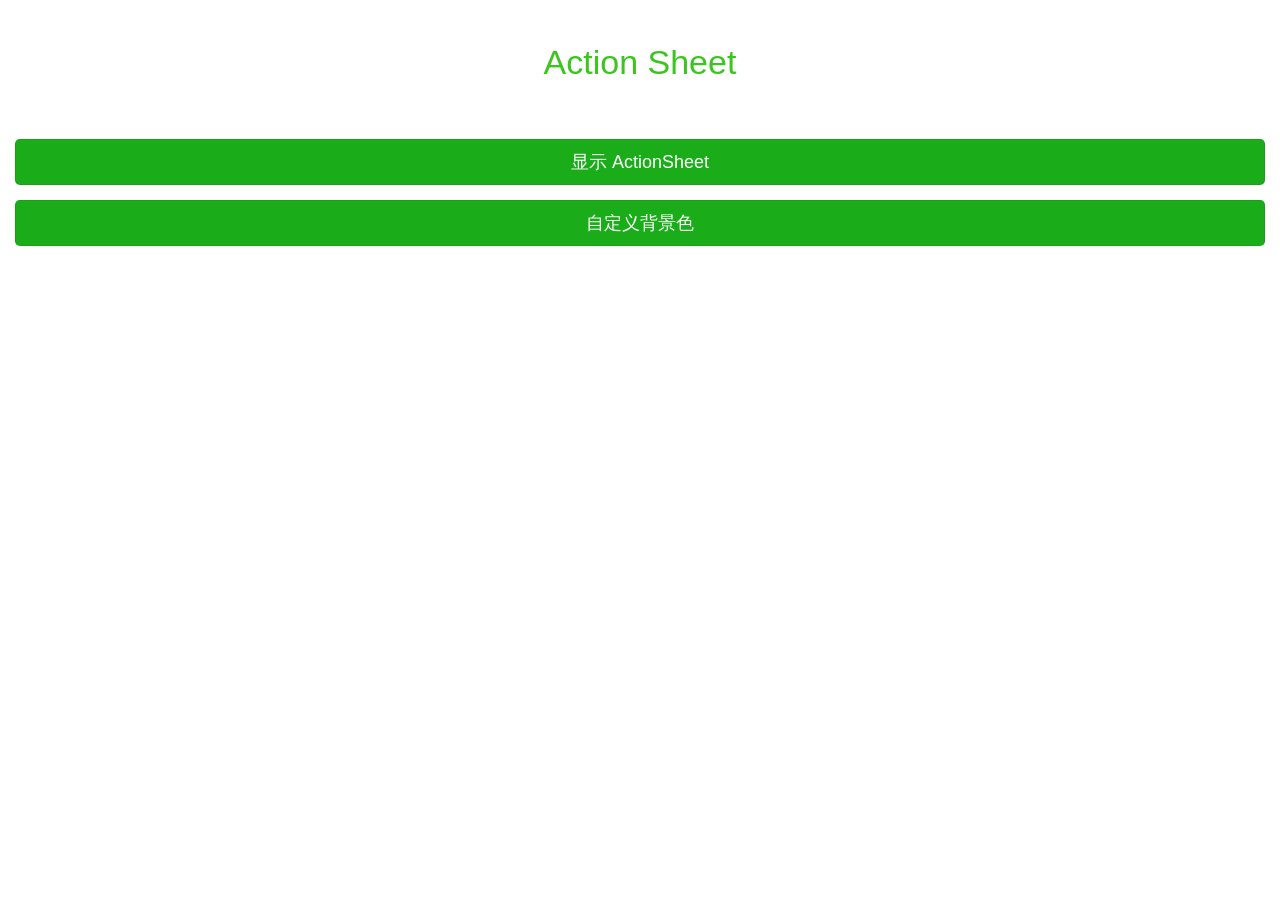
<file: src/main/webapp/test/weui/action-sheet.html>
<!DOCTYPE html>
<html>
  <head>
    <title>jQuery WeUI</title>
    <meta charset="utf-8">
<meta http-equiv="X-UA-Compatible" content="IE=edge">
<meta name="viewport" content="width=device-width, initial-scale=1, user-scalable=no">

<meta name="description" content="Write an awesome description for your new site here. You can edit this line in _config.yml. It will appear in your document head meta (for Google search results) and in your feed.xml site description.
">

<link rel="stylesheet" href="../lib/weui.min.css">
<link rel="stylesheet" href="../css/jquery-weui.css">
<link rel="stylesheet" href="css/demos.css">

  </head>

  <body ontouchstart>


    <header class='demos-header'>
      <h1 class="demos-title">Action Sheet</h1>
    </header>

    <div class='demos-content-padded'>
      <a href="javascript:;" id='show-actions' class="weui-btn weui-btn_primary">显示 ActionSheet</a>
      <a href="javascript:;" id='show-actions-bg' class="weui-btn weui-btn_primary">自定义背景色</a>
    </div>
    <script src="../lib/jquery-2.1.4.js"></script>
<script src="../lib/fastclick.js"></script>
<script>
  $(function() {
    FastClick.attach(document.body);
  });
</script>
<script src="../js/jquery-weui.js"></script>

    <script>
      $(document).on("click", "#show-actions", function() {
        $.actions({
          title: "选择操作",
          onClose: function() {
            console.log("close");
          },
          actions: [
            {
              text: "发布",
              className: "color-primary",
              onClick: function() {
                $.alert("发布成功");
              }
            },
            {
              text: "编辑",
              className: "color-warning",
              onClick: function() {
                $.alert("你选择了“编辑”");
              }
            },
            {
              text: "删除",
              className: 'color-danger',
              onClick: function() {
                $.alert("你选择了“删除”");
              }
            }
          ]
        });
      });

      $(document).on("click", "#show-actions-bg", function() {
        $.actions({
          actions: [
            {
              text: "发布",
              className: "bg-primary",
            },
            {
              text: "编辑",
              className: "bg-warning",
            },
            {
              text: "删除",
              className: 'bg-danger',
            }
          ]
        });
      });
    </script>
  </body>
</html>
</file>
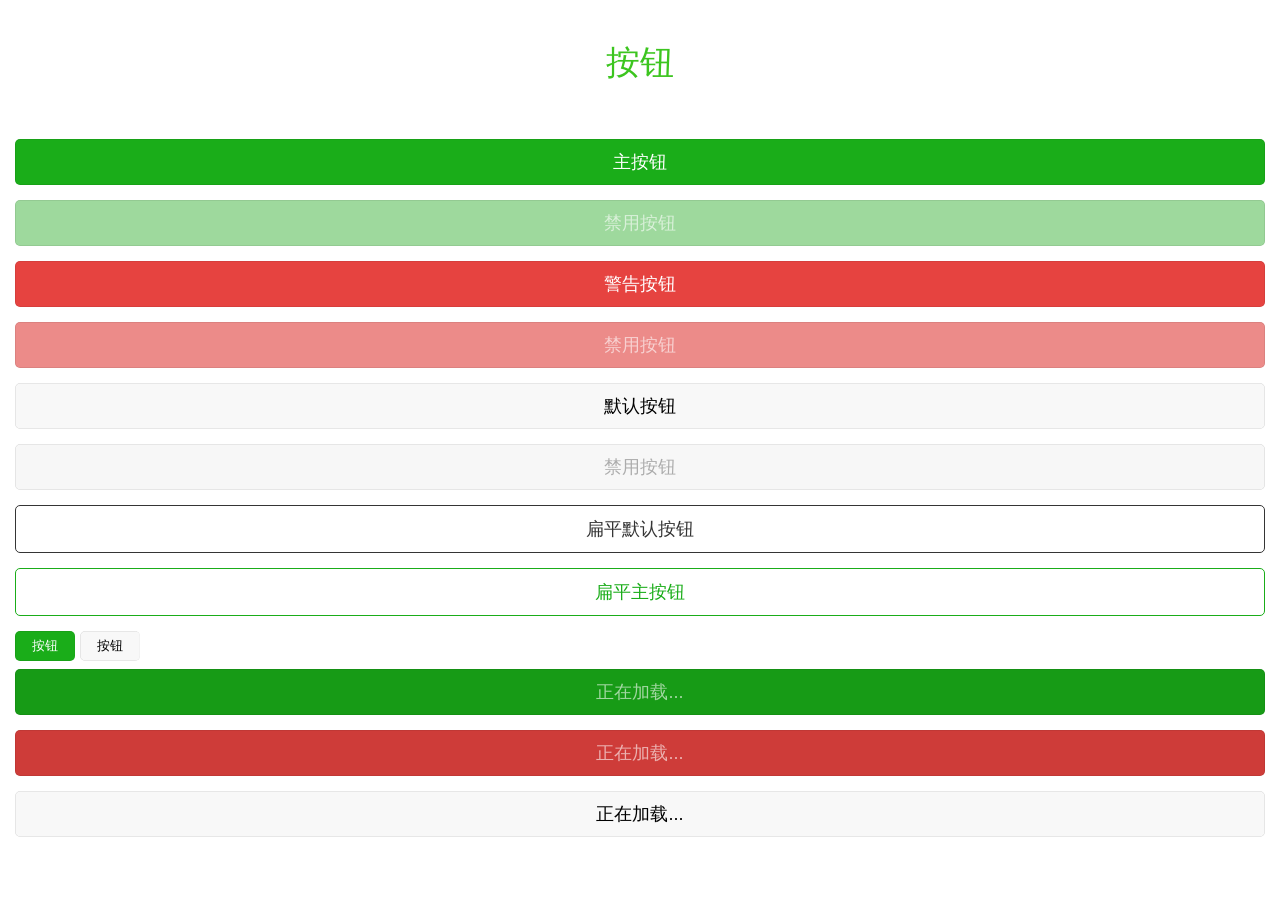
<file: src/main/webapp/test/weui/buttons.html>
<!DOCTYPE html>
<html>
  <head>
    <title>jQuery WeUI</title>
    <meta charset="utf-8">
<meta http-equiv="X-UA-Compatible" content="IE=edge">
<meta name="viewport" content="width=device-width, initial-scale=1, user-scalable=no">

<meta name="description" content="Write an awesome description for your new site here. You can edit this line in _config.yml. It will appear in your document head meta (for Google search results) and in your feed.xml site description.
">

<link rel="stylesheet" href="../lib/weui.min.css">
<link rel="stylesheet" href="../css/jquery-weui.css">
<link rel="stylesheet" href="css/demos.css">

  </head>

  <body ontouchstart>


    <header class='demos-header'>
      <h1 class="demos-title">按钮</h1>
    </header>

    <div class='demos-content-padded'>
      <a href="javascript:;" class="weui-btn weui-btn_primary">主按钮</a>
      <a href="javascript:;" class="weui-btn weui-btn_disabled weui-btn_primary">禁用按钮</a>
      <a href="javascript:;" class="weui-btn weui-btn_warn">警告按钮</a>
      <a href="javascript:;" class="weui-btn weui-btn_disabled weui-btn_warn">禁用按钮</a>
      <a href="javascript:;" class="weui-btn weui-btn_default">默认按钮</a>
      <a href="javascript:;" class="weui-btn weui-btn_disabled weui-btn_default">禁用按钮</a>
      <a href="javascript:;" class="weui-btn weui-btn_plain-default">扁平默认按钮</a>
      <a href="javascript:;" class="weui-btn weui-btn_plain-primary">扁平主按钮</a>

      <div class="button_sp_area">
        <a href="javascript:;" class="weui-btn weui-btn_mini weui-btn_primary">按钮</a>
        <a href="javascript:;" class="weui-btn weui-btn_mini weui-btn_default">按钮</a>
      </div>

      <p>
        <a href="javascript:;" class="weui-btn weui-btn_primary weui-btn_loading">正在加载...</a>
        <a href="javascript:;" class="weui-btn weui-btn_warn weui-btn_loading">正在加载...</a>
        <a href="javascript:;" class="weui-btn weui-btn_default weui-btn_loading">正在加载...</a>
      </p>
    </div>
    <script src="../lib/jquery-2.1.4.js"></script>
<script src="../lib/fastclick.js"></script>
<script>
  $(function() {
    FastClick.attach(document.body);
  });
</script>
<script src="../js/jquery-weui.js"></script>

  </body>
</html>
</file>
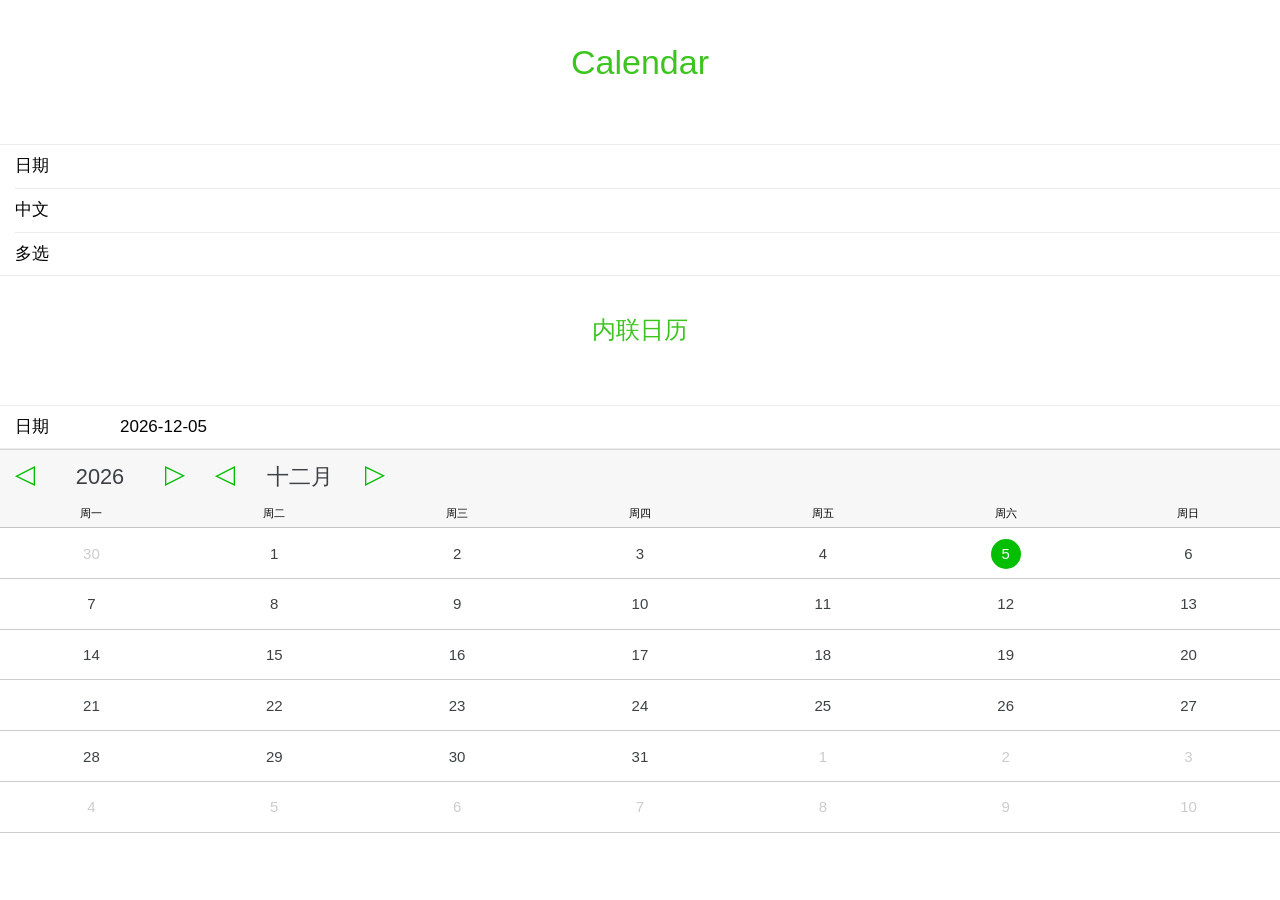
<file: src/main/webapp/test/weui/calendar.html>
<!DOCTYPE html>
<html>
  <head>
    <title>jQuery WeUI</title>
    <meta charset="utf-8">
<meta http-equiv="X-UA-Compatible" content="IE=edge">
<meta name="viewport" content="width=device-width, initial-scale=1, user-scalable=no">

<meta name="description" content="Write an awesome description for your new site here. You can edit this line in _config.yml. It will appear in your document head meta (for Google search results) and in your feed.xml site description.
">

<link rel="stylesheet" href="../lib/weui.min.css">
<link rel="stylesheet" href="../css/jquery-weui.css">
<link rel="stylesheet" href="css/demos.css">

  </head>

  <body ontouchstart>


    <header class='demos-header'>
      <h1 class="demos-title">Calendar</h1>
    </header>

    
    <div class="weui-cells weui-cells_form">
      <div class="weui-cell">
        <div class="weui-cell__hd"><label for="date" class="weui-label">日期</label></div>
        <div class="weui-cell__bd">
          <input class="weui-input" id="date" type="text">
        </div>
      </div>
      <div class="weui-cell">
        <div class="weui-cell__hd"><label for="date2" class="weui-label">中文</label></div>
        <div class="weui-cell__bd">
          <input class="weui-input" id="date2" type="text" value="">
        </div>
      </div>
      <div class="weui-cell">
        <div class="weui-cell__hd"><label for="date-multiple" class="weui-label">多选</label></div>
        <div class="weui-cell__bd">
          <input class="weui-input" id="date-multiple" type="text" value="">
        </div>
      </div>
    </div>

    <div class="demos-header">
      <h2 class="demos-second-title">内联日历</h2>
    </div>

    <div class="weui-cells weui-cells_form">
      <div class="weui-cell">
        <div class="weui-cell__hd"><label for="date3" class="weui-label">日期</label></div>
        <div class="weui-cell__bd">
          <input class="weui-input" id="date3" type="text">
        </div>
      </div>
    </div>
    <div id="inline-calendar"></div>
    <script src="../lib/jquery-2.1.4.js"></script>
<script src="../lib/fastclick.js"></script>
<script>
  $(function() {
    FastClick.attach(document.body);
  });
</script>
<script src="../js/jquery-weui.js"></script>


    <script>
      $("#date").calendar({
        onChange: function (p, values, displayValues) {
          console.log(values, displayValues);
        }
      });
      $("#date2").calendar({
        value: ['2016-12-12'],
        dateFormat: 'yyyy年mm月dd日'  // 自定义格式的时候，不能通过 input 的value属性赋值 '2016年12月12日' 来定义初始值，这样会导致无法解析初始值而报错。只能通过js中设置 value 的形式来赋值，并且需要按标准形式赋值（yyyy-mm-dd 或者时间戳)
      });
      $("#date-multiple").calendar({
        multiple: true,
        onChange: function (p, values, displayValues) {
          console.log(values, displayValues);
        }
      });
      $("#date3").calendar({
        container: "#inline-calendar"
      });
    </script>
  </body>
</html>
</file>
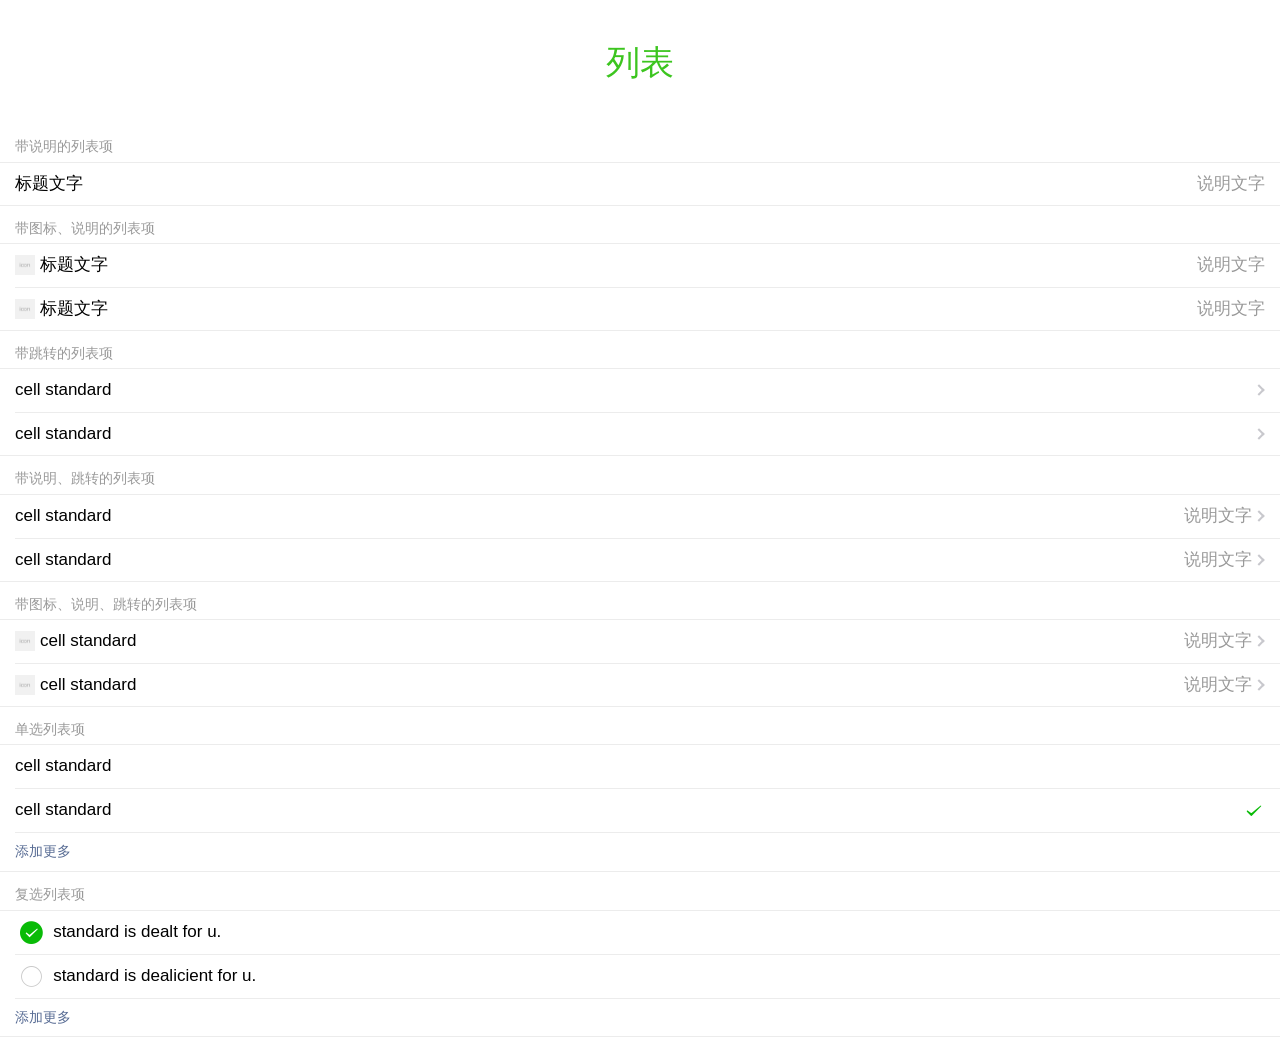
<file: src/main/webapp/test/weui/cell.html>
<!DOCTYPE html>
<html>
  <head>
    <title>jQuery WeUI</title>
    <meta charset="utf-8">
<meta http-equiv="X-UA-Compatible" content="IE=edge">
<meta name="viewport" content="width=device-width, initial-scale=1, user-scalable=no">

<meta name="description" content="Write an awesome description for your new site here. You can edit this line in _config.yml. It will appear in your document head meta (for Google search results) and in your feed.xml site description.
">

<link rel="stylesheet" href="../lib/weui.min.css">
<link rel="stylesheet" href="../css/jquery-weui.css">
<link rel="stylesheet" href="css/demos.css">

  </head>

  <body ontouchstart>


    <header class='demos-header'>
      <h1 class="demos-title">列表</h1>
    </header>

    <div class="bd">
      <div class="page__bd">
        <div class="weui-cells__title">带说明的列表项</div>
        <div class="weui-cells">
          <div class="weui-cell">
            <div class="weui-cell__bd">
              <p>标题文字</p>
            </div>
            <div class="weui-cell__ft">说明文字</div>
          </div>
        </div>
        <div class="weui-cells__title">带图标、说明的列表项</div>
        <div class="weui-cells">
          <div class="weui-cell">
            <div class="weui-cell__hd"><img src="[data-uri]" alt="" style="width:20px;margin-right:5px;display:block"></div>
            <div class="weui-cell__bd">
              <p>标题文字</p>
            </div>
            <div class="weui-cell__ft">说明文字</div>
          </div>
          <div class="weui-cell">
            <div class="weui-cell__hd"><img src="[data-uri]" alt="" style="width:20px;margin-right:5px;display:block"></div>
            <div class="weui-cell__bd">
              <p>标题文字</p>
            </div>
            <div class="weui-cell__ft">说明文字</div>
          </div>
        </div>

        <div class="weui-cells__title">带跳转的列表项</div>
        <div class="weui-cells">
          <a class="weui-cell weui-cell_access" href="javascript:;">
            <div class="weui-cell__bd">
              <p>cell standard</p>
            </div>
            <div class="weui-cell__ft">
            </div>
          </a>
          <a class="weui-cell weui-cell_access" href="javascript:;">
            <div class="weui-cell__bd">
              <p>cell standard</p>
            </div>
            <div class="weui-cell__ft">
            </div>
          </a>
        </div>

        <div class="weui-cells__title">带说明、跳转的列表项</div>
        <div class="weui-cells">
          <a class="weui-cell weui-cell_access" href="javascript:;">
            <div class="weui-cell__bd">
              <p>cell standard</p>
            </div>
            <div class="weui-cell__ft">说明文字</div>
          </a>
          <a class="weui-cell weui-cell_access" href="javascript:;">
            <div class="weui-cell__bd">
              <p>cell standard</p>
            </div>
            <div class="weui-cell__ft">说明文字</div>
          </a>

        </div>

        <div class="weui-cells__title">带图标、说明、跳转的列表项</div>
        <div class="weui-cells">

          <a class="weui-cell weui-cell_access" href="javascript:;">
            <div class="weui-cell__hd"><img src="[data-uri]" alt="" style="width:20px;margin-right:5px;display:block"></div>
            <div class="weui-cell__bd">
              <p>cell standard</p>
            </div>
            <div class="weui-cell__ft">说明文字</div>
          </a>
          <a class="weui-cell weui-cell_access" href="javascript:;">
            <div class="weui-cell__hd"><img src="[data-uri]" alt="" style="width:20px;margin-right:5px;display:block"></div>
            <div class="weui-cell__bd">
              <p>cell standard</p>
            </div>
            <div class="weui-cell__ft">说明文字</div>
          </a>
        </div>
      </div>

      <div class="weui-cells__title">单选列表项</div>
      <div class="weui-cells weui-cells_radio">
        <label class="weui-cell weui-check__label" for="x11">
          <div class="weui-cell__bd">
            <p>cell standard</p>
          </div>
          <div class="weui-cell__ft">
            <input type="radio" class="weui-check" name="radio1" id="x11">
            <span class="weui-icon-checked"></span>
          </div>
        </label>
        <label class="weui-cell weui-check__label" for="x12">

          <div class="weui-cell__bd">
            <p>cell standard</p>
          </div>
          <div class="weui-cell__ft">
            <input type="radio" name="radio1" class="weui-check" id="x12" checked="checked">
            <span class="weui-icon-checked"></span>
          </div>
        </label>
        <a href="javascript:void(0);" class="weui-cell weui-cell_link">
          <div class="weui-cell__bd">添加更多</div>
        </a>
      </div>
      <div class="weui-cells__title">复选列表项</div>
      <div class="weui-cells weui-cells_checkbox">
        <label class="weui-cell weui-check__label" for="s11">
          <div class="weui-cell__hd">
            <input type="checkbox" class="weui-check" name="checkbox1" id="s11" checked="checked">
            <i class="weui-icon-checked"></i>
          </div>
          <div class="weui-cell__bd">
            <p>standard is dealt for u.</p>
          </div>
        </label>
        <label class="weui-cell weui-check__label" for="s12">
          <div class="weui-cell__hd">
            <input type="checkbox" name="checkbox1" class="weui-check" id="s12">
            <i class="weui-icon-checked"></i>
          </div>
          <div class="weui-cell__bd">
            <p>standard is dealicient for u.</p>
          </div>
        </label>
        <a href="javascript:void(0);" class="weui-cell weui-cell_link">
          <div class="weui-cell__bd">添加更多</div>
        </a>
      </div>
    </div>
    <script src="../lib/jquery-2.1.4.js"></script>
<script src="../lib/fastclick.js"></script>
<script>
  $(function() {
    FastClick.attach(document.body);
  });
</script>
<script src="../js/jquery-weui.js"></script>

  </body>
</html>
</file>
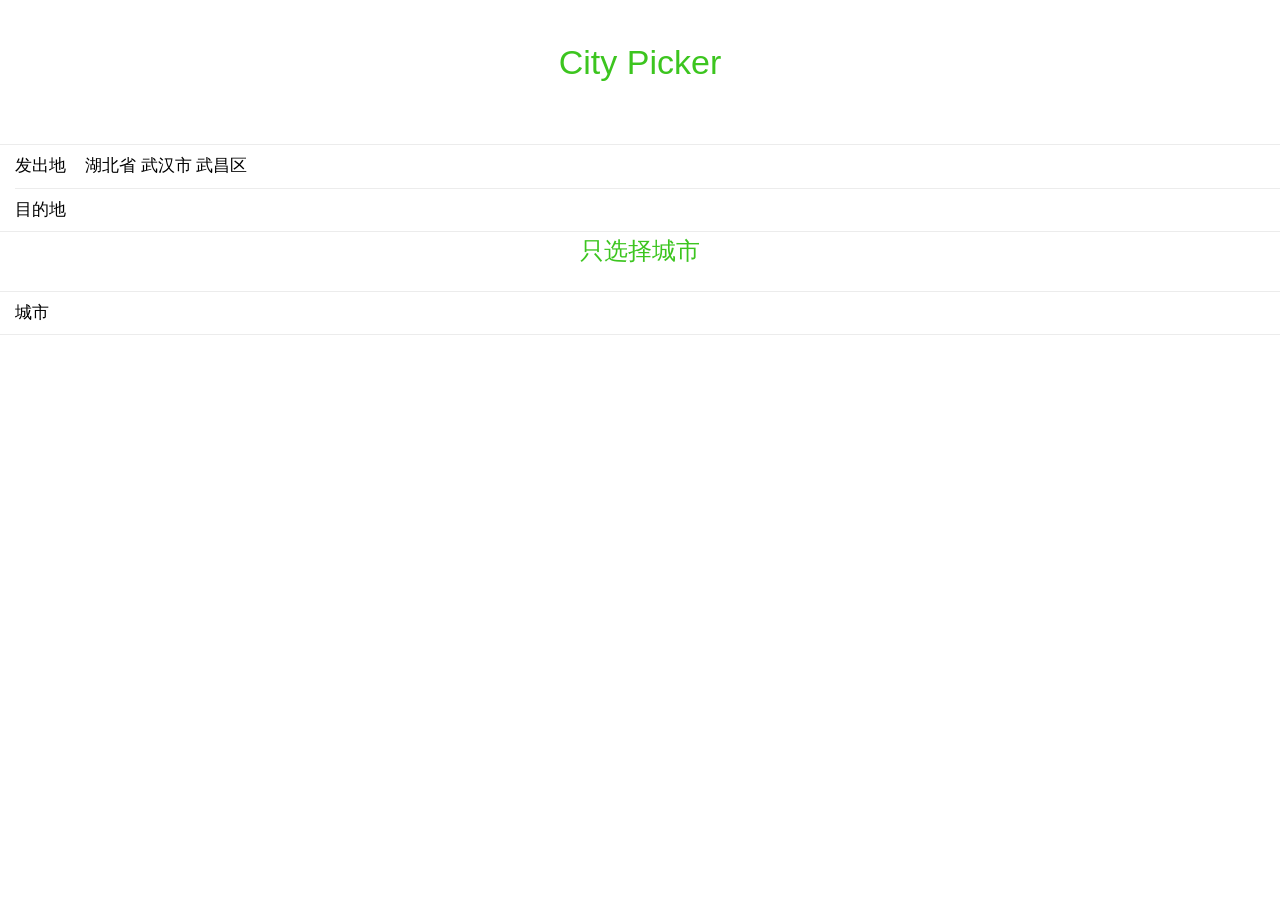
<file: src/main/webapp/test/weui/city-picker.html>
<!DOCTYPE html>
<html>
  <head>
    <title>jQuery WeUI</title>
    <meta charset="utf-8">
<meta http-equiv="X-UA-Compatible" content="IE=edge">
<meta name="viewport" content="width=device-width, initial-scale=1, user-scalable=no">

<meta name="description" content="Write an awesome description for your new site here. You can edit this line in _config.yml. It will appear in your document head meta (for Google search results) and in your feed.xml site description.
">

<link rel="stylesheet" href="../lib/weui.min.css">
<link rel="stylesheet" href="../css/jquery-weui.css">
<link rel="stylesheet" href="css/demos.css">

    <style>
      .weui-label {
        width: 70px;
      }
    </style>
  </head>

  <body ontouchstart>


    <header class='demos-header'>
      <h1 class="demos-title">City Picker</h1>
    </header>

    
    <div class="weui-cells weui-cells_form">
      <div class="weui-cell">
        <div class="weui-cell__hd"><label for="name" class="weui-label">发出地</label></div>
        <div class="weui-cell__bd">
          <input class="weui-input" id="start" type="text" value="湖北省 武汉市 武昌区">
        </div>
      </div>
      <div class="weui-cell">
        <div class="weui-cell__hd"><label for="date" class="weui-label">目的地</label></div>
        <div class="weui-cell__bd">
          <input class="weui-input" id="end" type="text" value="">
        </div>
      </div>
    </div>

    <h2 class="demos-second-title">只选择城市</h2>
    <div class="weui-cells weui-cells_form">
      <div class="weui-cell">
        <div class="weui-cell__hd"><label for="home-city" class="weui-label">城市</label></div>
        <div class="weui-cell__bd">
          <input class="weui-input" id="home-city" type="text">
        </div>
      </div>
    </div>
    <script src="../lib/jquery-2.1.4.js"></script>
<script src="../lib/fastclick.js"></script>
<script>
  $(function() {
    FastClick.attach(document.body);
  });
</script>
<script src="../js/jquery-weui.js"></script>

    <script src="../js/city-picker.js"></script>

    <script>
      $("#start").cityPicker({
        title: "选择出发地",
        onChange: function (picker, values, displayValues) {
          console.log(values, displayValues);
        }
      });
      $("#end").cityPicker({
        title: "选择目的地"
      });
      $("#home-city").cityPicker({
        title: "选择目的地",
        showDistrict: false,
        onChange: function (picker, values, displayValues) {
          console.log(values, displayValues);
        }
      });
    </script>
  </body>
</html>
</file>
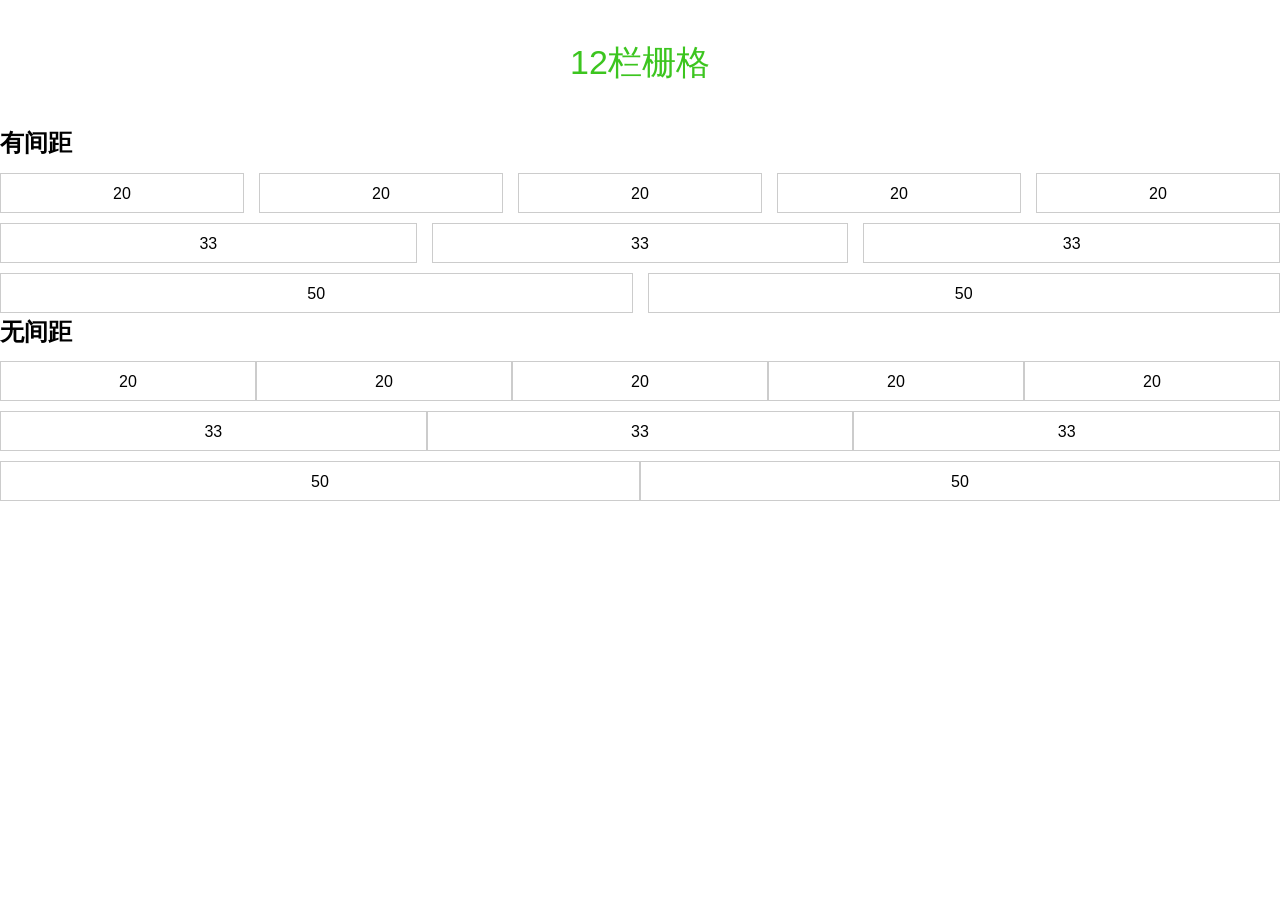
<file: src/main/webapp/test/weui/cols.html>
<!DOCTYPE html>
<html>
  <head>
    <title>jQuery WeUI</title>
    <meta charset="utf-8">
<meta http-equiv="X-UA-Compatible" content="IE=edge">
<meta name="viewport" content="width=device-width, initial-scale=1, user-scalable=no">

<meta name="description" content="Write an awesome description for your new site here. You can edit this line in _config.yml. It will appear in your document head meta (for Google search results) and in your feed.xml site description.
">

<link rel="stylesheet" href="../lib/weui.min.css">
<link rel="stylesheet" href="../css/jquery-weui.css">
<link rel="stylesheet" href="css/demos.css">

  </head>

  <body ontouchstart>


    <header class='demos-header'>
      <h1 class="demos-title">12栏栅格</h1>
    </header>

    <style>
      .weui-row {
        margin-top: 10px;
      }
      [class*="weui-col-"] {
        border: 1px solid #ccc;
        height: 40px;
        line-height: 40px;
        text-align: center;
      }

    </style>

    <h2 class='doc-head'>有间距</h2>

    <div class="weui-row">
      <div class="weui-col-20">20</div>
      <div class="weui-col-20">20</div>
      <div class="weui-col-20">20</div>
      <div class="weui-col-20">20</div>
      <div class="weui-col-20">20</div>
    </div>

    <div class="weui-row">
      <div class="weui-col-33">33</div>
      <div class="weui-col-33">33</div>
      <div class="weui-col-33">33</div>
    </div>

    <div class="weui-row">
      <div class="weui-col-50">50</div>
      <div class="weui-col-50">50</div>
    </div>


    <h2 class='doc-head'>无间距</h2>

    <div class="weui-row weui-no-gutter">
      <div class="weui-col-20">20</div>
      <div class="weui-col-20">20</div>
      <div class="weui-col-20">20</div>
      <div class="weui-col-20">20</div>
      <div class="weui-col-20">20</div>
    </div>

    <div class="weui-row weui-no-gutter">
      <div class="weui-col-33">33</div>
      <div class="weui-col-33">33</div>
      <div class="weui-col-33">33</div>
    </div>

    <div class="weui-row weui-no-gutter">
      <div class="weui-col-50">50</div>
      <div class="weui-col-50">50</div>
    </div>

    <script src="../lib/jquery-2.1.4.js"></script>
<script src="../lib/fastclick.js"></script>
<script>
  $(function() {
    FastClick.attach(document.body);
  });
</script>
<script src="../js/jquery-weui.js"></script>

  </body>
</html>
</file>
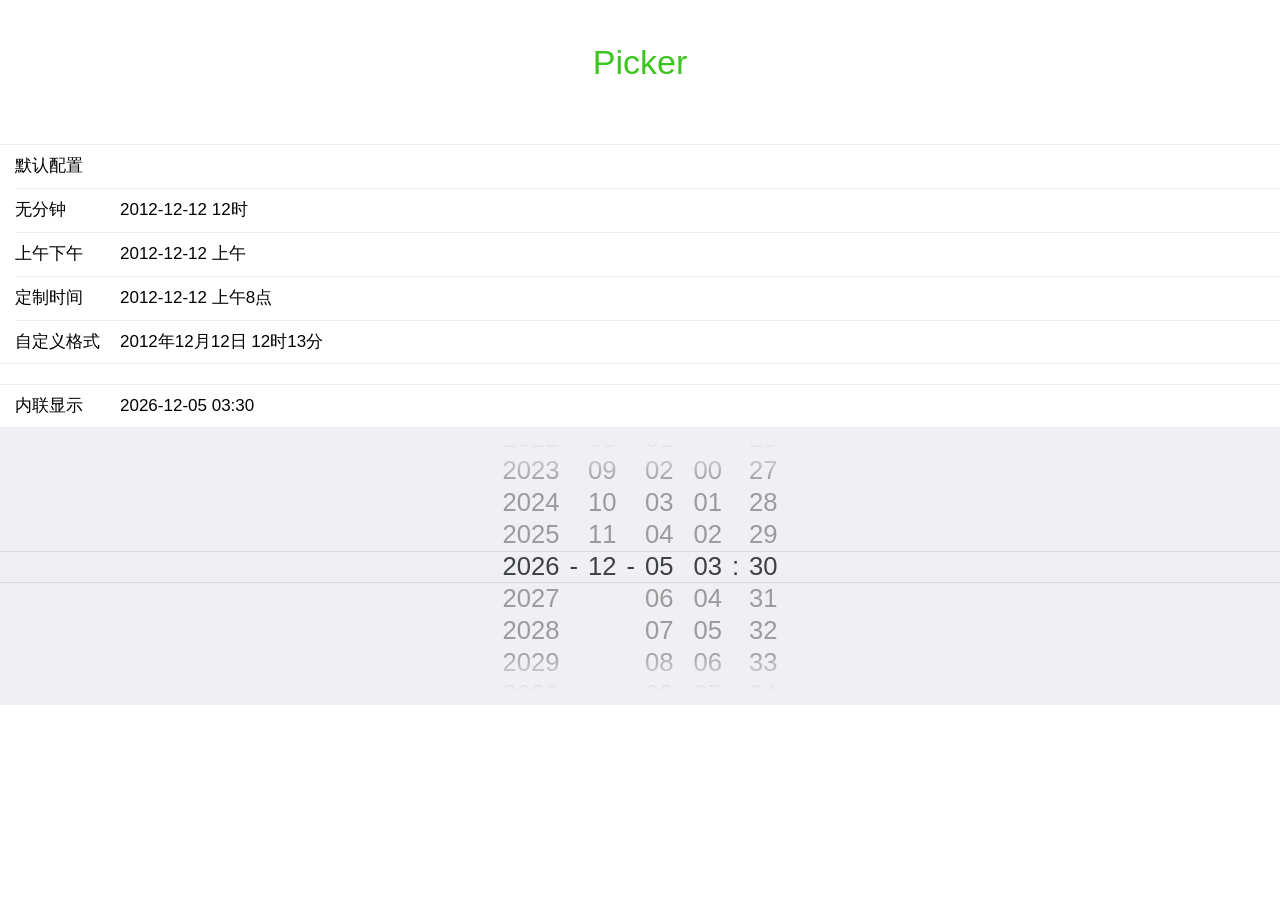
<file: src/main/webapp/test/weui/datetime-picker.html>
<!DOCTYPE html>
<html>
  <head>
    <title>jQuery WeUI</title>
    <meta charset="utf-8">
<meta http-equiv="X-UA-Compatible" content="IE=edge">
<meta name="viewport" content="width=device-width, initial-scale=1, user-scalable=no">

<meta name="description" content="Write an awesome description for your new site here. You can edit this line in _config.yml. It will appear in your document head meta (for Google search results) and in your feed.xml site description.
">

<link rel="stylesheet" href="../lib/weui.min.css">
<link rel="stylesheet" href="../css/jquery-weui.css">
<link rel="stylesheet" href="css/demos.css">

  </head>

  <body ontouchstart>
    <header class='demos-header'>
      <h1 class="demos-title">Picker</h1>
    </header>

    <div class="weui-cells weui-cells_form">
      <div class="weui-cell">
        <div class="weui-cell__hd"><label for="time" class="weui-label">默认配置</label></div>
        <div class="weui-cell__bd">
          <input class="weui-input" id="time" type="text" value="">
        </div>
      </div>
      <div class="weui-cell">
        <div class="weui-cell__hd"><label for="time2" class="weui-label">无分钟</label></div>
        <div class="weui-cell__bd">
          <input class="weui-input" id="time2" type="text" value="2012-12-12 12时">
        </div>
      </div>
      <div class="weui-cell">
        <div class="weui-cell__hd"><label for="time3" class="weui-label">上午下午</label></div>
        <div class="weui-cell__bd">
          <input class="weui-input" id="time3" type="text">
        </div>
      </div>
      <div class="weui-cell">
        <div class="weui-cell__hd"><label for="time4" class="weui-label">定制时间</label></div>
        <div class="weui-cell__bd">
          <input class="weui-input" id="time4" type="text" value="2012-12-12 上午8点">
        </div>
      </div>
      <div class="weui-cell">
        <div class="weui-cell__hd"><label for="time-format" class="weui-label">自定义格式</label></div>
        <div class="weui-cell__bd">
          <input class="weui-input" id="time-format" type="text" value="2012年12月12日 12时13分">
        </div>
      </div>
    </div>

    <div class="weui-cells weui-cells_form">
      <div class="weui-cell">
        <div class="weui-cell__hd"><label for="time-inline" class="weui-label">内联显示</label></div>
        <div class="weui-cell__bd">
          <input class="weui-input" id="time-inline" type="text" value="">
        </div>
      </div>
    </div>

    <div id="time-container"></div>
    <script src="../lib/jquery-2.1.4.js"></script>
<script src="../lib/fastclick.js"></script>
<script>
  $(function() {
    FastClick.attach(document.body);
  });
</script>
<script src="../js/jquery-weui.js"></script>


    <script>
      $("#time").datetimePicker({
        title: '出发时间',
        min: "1990-12-12",
        max: "2022-12-12 12:12",
        onChange: function (picker, values, displayValues) {
          console.log(values);
        }
      });
      $("#time2").datetimePicker({
        times: function () {
          return [
            {
              values: (function () {
                var hours = [];
                for (var i=0; i<24; i++) hours.push(i > 9 ? i : '0'+i);
                return hours;
              })()
            },
            {
              divider: true,  // 这是一个分隔符
              content: '时'
            }
          ];
        },
        onChange: function (picker, values, displayValues) {
          console.log(values);
        },
      });
      $("#time3").datetimePicker({
        times: function () {
          return [
            {
              values: ['上午', '下午']
            }
          ];
        },
        value: '2012-12-12 上午',
        onChange: function (picker, values, displayValues) {
          console.log(values);
        }
      });
      $("#time4").datetimePicker({
        times: function () {
          return [
            {
              values: ['上午8点', '下午2点', '晚上8点']
            }
          ];
        },
        max: '2013-12-12',
        onChange: function (picker, values, displayValues) {
          console.log(values);
        }
      });

      $("#time-format").datetimePicker({
        title: '自定义格式',
        yearSplit: '年',
        monthSplit: '月',
        dateSplit: '日',
        times: function () {
          return [  // 自定义的时间
            {
              values: (function () {
                var hours = [];
                for (var i=0; i<24; i++) hours.push(i > 9 ? i : '0'+i);
                return hours;
              })()
            },
            {
              divider: true,  // 这是一个分隔符
              content: '时'
            },
            {
              values: (function () {
                var minutes = [];
                for (var i=0; i<59; i++) minutes.push(i > 9 ? i : '0'+i);
                return minutes;
              })()
            },
            {
              divider: true,  // 这是一个分隔符
              content: '分'
            }
          ];
        },
        onChange: function (picker, values, displayValues) {
          console.log(values);
        }
      });
      $("#time-inline").datetimePicker({
        container: '#time-container',
        onChange: function (picker, values, displayValues) {
          console.log(values);
        }
      })
    </script>
  </body>
</html>
</file>
<file: src/main/webapp/test/weui/css/demos.css>
body, html {
  height: 100%;
  -webkit-tap-highlight-color: transparent;
}
.demos-title {
  text-align: center;
  font-size: 34px;
  color: #3cc51f;
  font-weight: 400;
  margin: 0 15%;
}

.demos-sub-title {
  text-align: center;
  color: #888;
  font-size: 14px;
}

.demos-header {
  padding: 35px 0;
}

.demos-content-padded {
  padding: 15px;
}

.demos-second-title {
  text-align: center;
  font-size: 24px;
  color: #3cc51f;
  font-weight: 400;
  margin: 0 15%;
}

footer {
  text-align: center;
  font-size: 14px;
  padding: 20px;
}

footer a {
  color: #999;
  text-decoration: none;
}
</file>
